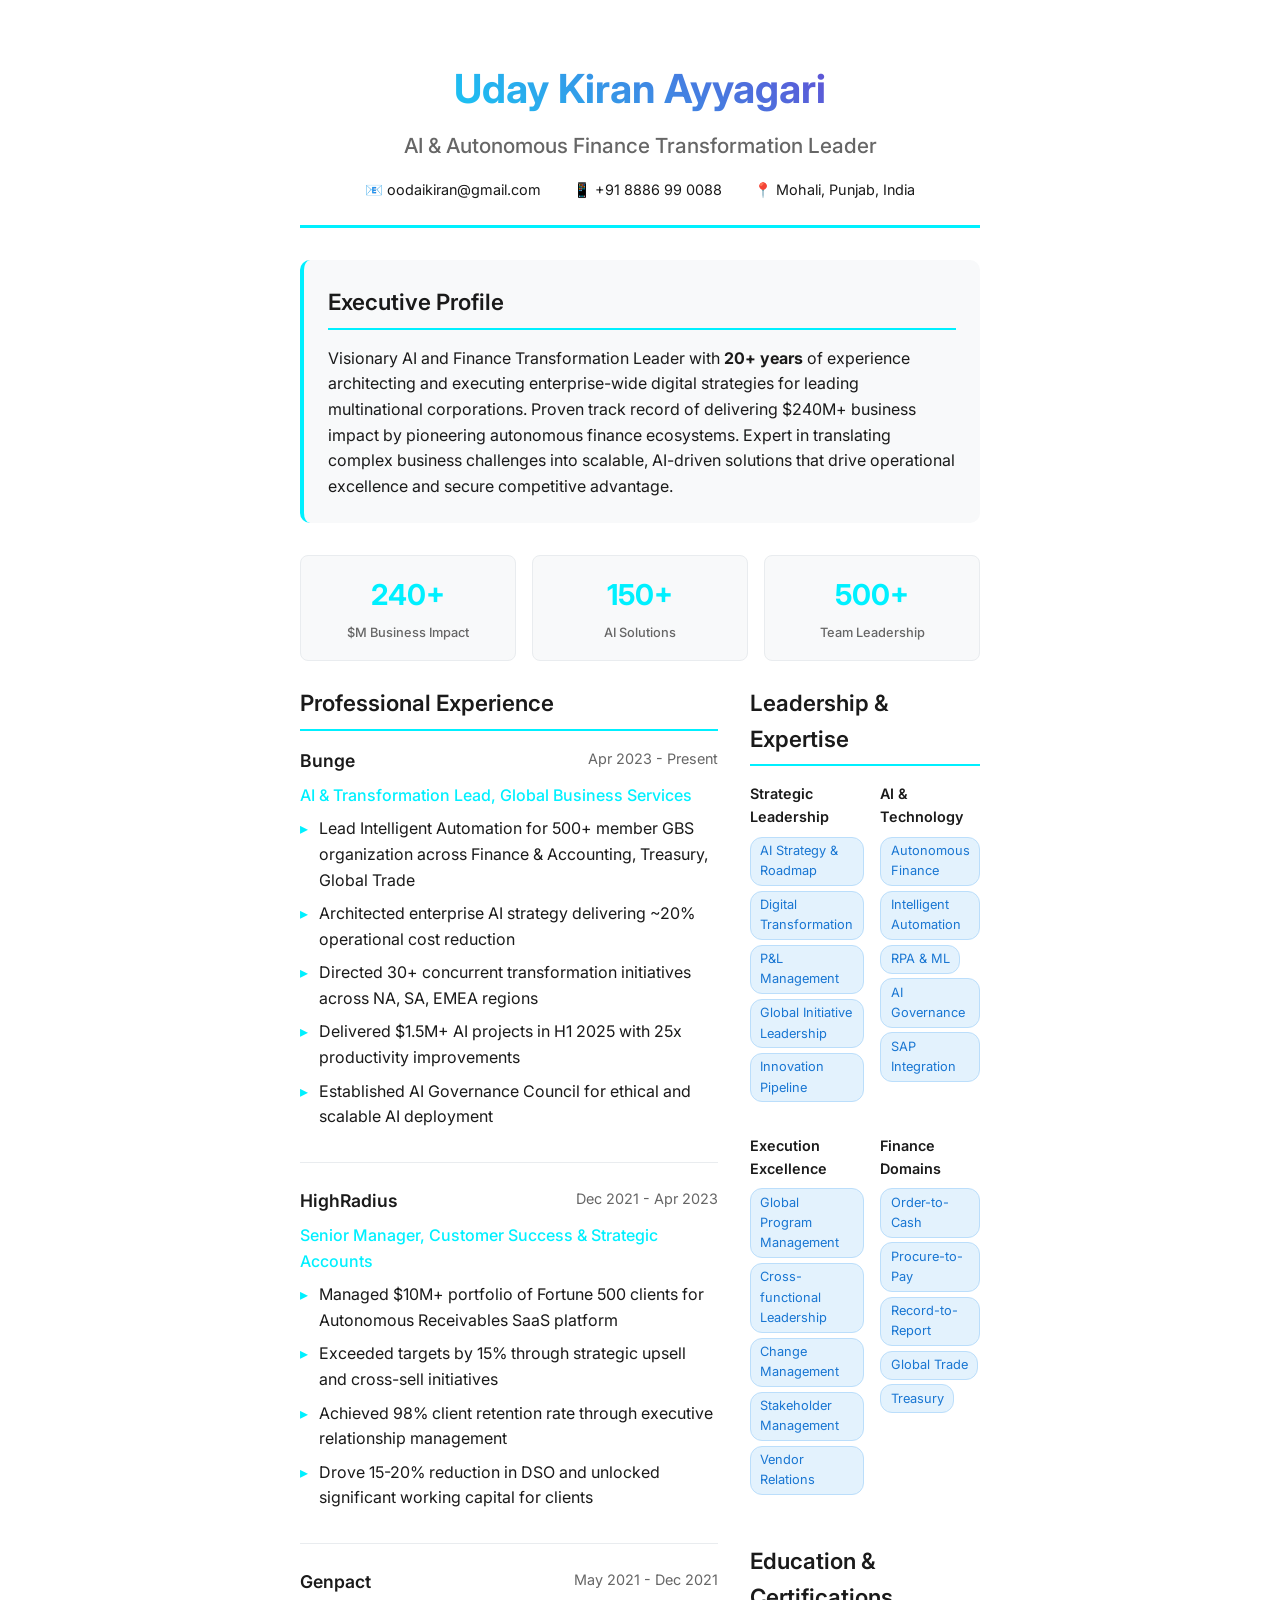
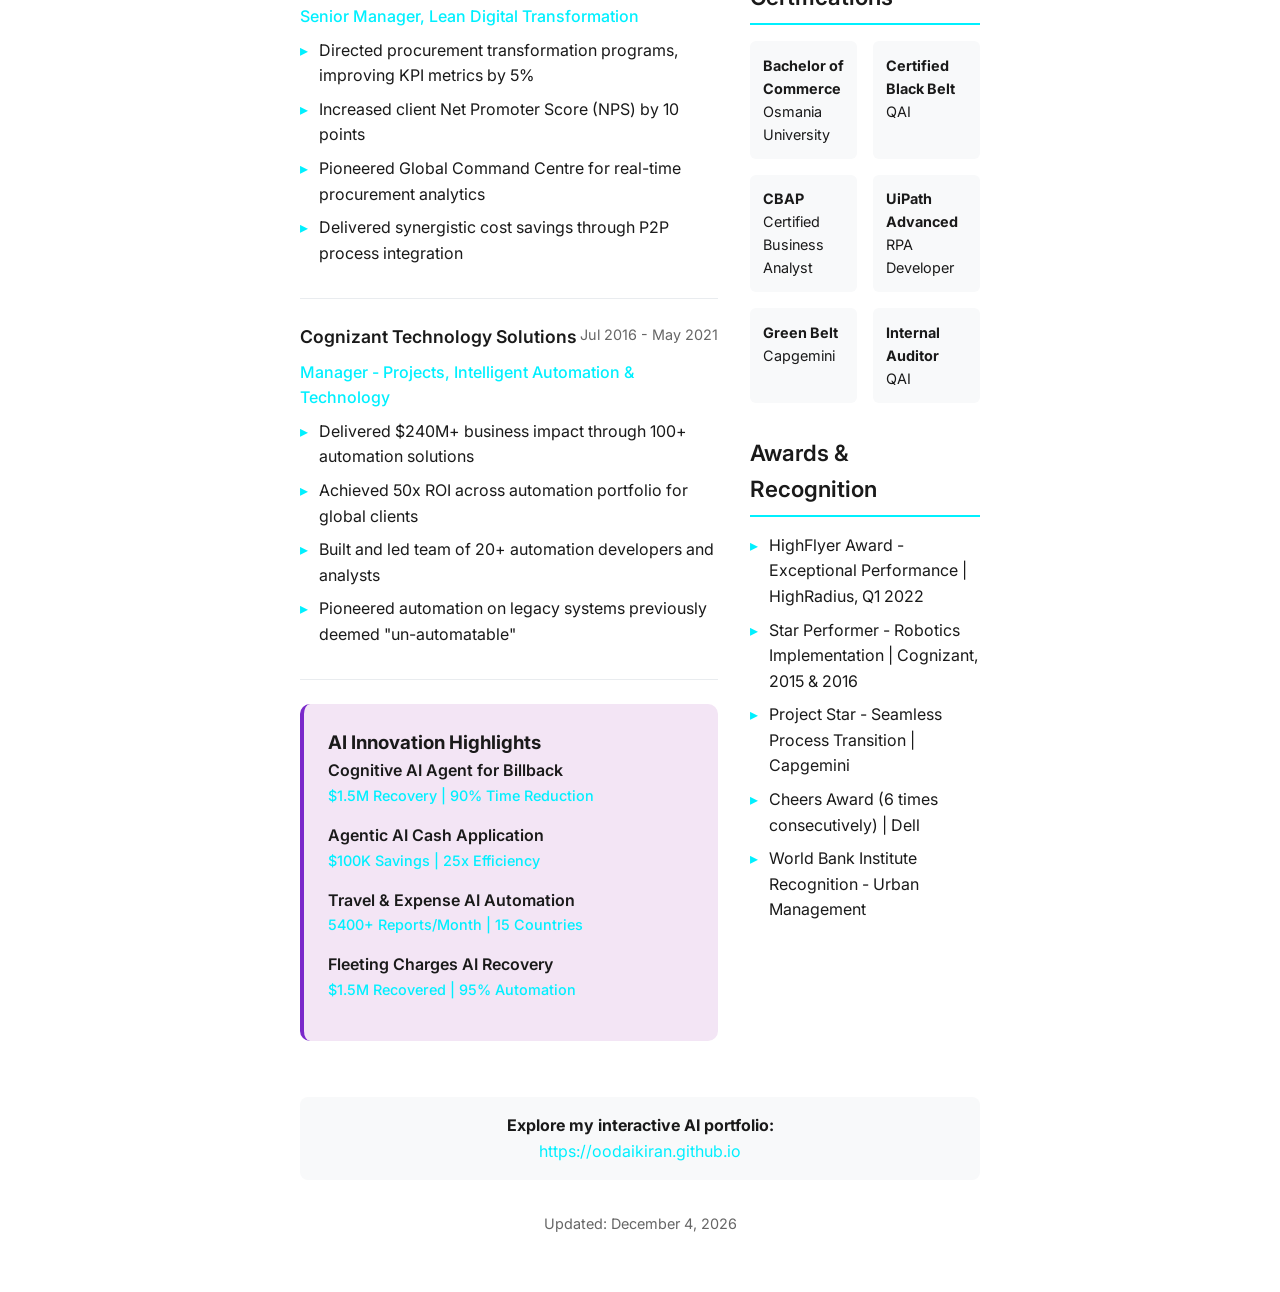
<file: resume.html>
<!DOCTYPE html>
<html lang="en">
<head>
    <meta charset="UTF-8">
    <meta name="viewport" content="width=device-width, initial-scale=1.0">
    <title>Uday Kiran Ayyagari - AI Transformation Leader</title>
    <style>
        /* PDF Optimized Styles */
        @import url('https://fonts.googleapis.com/css2?family=Inter:wght@300;400;500;600;700&display=swap');
        
        * {
            margin: 0;
            padding: 0;
            box-sizing: border-box;
        }
        
        body {
            font-family: 'Inter', sans-serif;
            line-height: 1.6;
            color: #1a1a1a;
            background: #ffffff;
            max-width: 210mm;
            margin: 0 auto;
            padding: 15mm;
        }
        
        .resume-header {
            text-align: center;
            margin-bottom: 2rem;
            padding-bottom: 1.5rem;
            border-bottom: 3px solid #00f0ff;
        }
        
        .name {
            font-size: 2.5rem;
            font-weight: 700;
            background: linear-gradient(45deg, #00f0ff, #7928ca);
            -webkit-background-clip: text;
            -webkit-text-fill-color: transparent;
            margin-bottom: 0.5rem;
        }
        
        .title {
            font-size: 1.3rem;
            color: #666;
            font-weight: 500;
            margin-bottom: 1rem;
        }
        
        .contact-info {
            display: flex;
            justify-content: center;
            gap: 2rem;
            flex-wrap: wrap;
            font-size: 0.9rem;
        }
        
        .contact-item {
            display: flex;
            align-items: center;
            gap: 0.5rem;
        }
        
        .executive-summary {
            background: #f8f9fa;
            padding: 1.5rem;
            border-radius: 10px;
            margin-bottom: 2rem;
            border-left: 4px solid #00f0ff;
        }
        
        .section-title {
            font-size: 1.4rem;
            font-weight: 600;
            color: #1a1a1a;
            margin-bottom: 1rem;
            padding-bottom: 0.5rem;
            border-bottom: 2px solid #00f0ff;
        }
        
        .metrics-grid {
            display: grid;
            grid-template-columns: repeat(3, 1fr);
            gap: 1rem;
            margin: 1.5rem 0;
        }
        
        .metric-card {
            text-align: center;
            padding: 1rem;
            background: #f8f9fa;
            border-radius: 8px;
            border: 1px solid #e9ecef;
        }
        
        .metric-value {
            font-size: 1.8rem;
            font-weight: 700;
            color: #00f0ff;
            margin-bottom: 0.3rem;
        }
        
        .metric-label {
            font-size: 0.8rem;
            color: #666;
            font-weight: 500;
        }
        
        .experience-item {
            margin-bottom: 1.5rem;
            padding-bottom: 1.5rem;
            border-bottom: 1px solid #e9ecef;
        }
        
        .company-header {
            display: flex;
            justify-content: space-between;
            align-items: flex-start;
            margin-bottom: 0.5rem;
        }
        
        .company-name {
            font-weight: 600;
            color: #1a1a1a;
            font-size: 1.1rem;
        }
        
        .company-period {
            color: #666;
            font-size: 0.9rem;
        }
        
        .role-title {
            font-weight: 500;
            color: #00f0ff;
            margin-bottom: 0.5rem;
        }
        
        .achievements {
            list-style: none;
            padding-left: 0;
        }
        
        .achievements li {
            margin-bottom: 0.5rem;
            padding-left: 1.2rem;
            position: relative;
        }
        
        .achievements li:before {
            content: "▸";
            color: #00f0ff;
            position: absolute;
            left: 0;
        }
        
        .two-column {
            display: grid;
            grid-template-columns: 2fr 1fr;
            gap: 2rem;
            margin-top: 1rem;
        }
        
        .skills-grid {
            display: grid;
            grid-template-columns: repeat(2, 1fr);
            gap: 1rem;
        }
        
        .skill-category {
            margin-bottom: 1rem;
        }
        
        .skill-category h4 {
            font-size: 0.9rem;
            font-weight: 600;
            color: #1a1a1a;
            margin-bottom: 0.5rem;
        }
        
        .skill-tags {
            display: flex;
            flex-wrap: wrap;
            gap: 0.3rem;
        }
        
        .skill-tag {
            background: #e3f2fd;
            color: #1976d2;
            padding: 0.2rem 0.6rem;
            border-radius: 12px;
            font-size: 0.8rem;
            border: 1px solid #bbdefb;
        }
        
        .project-highlights {
            background: #f3e5f5;
            padding: 1.5rem;
            border-radius: 10px;
            margin: 1.5rem 0;
            border-left: 4px solid #7928ca;
        }
        
        .project-item {
            margin-bottom: 1rem;
        }
        
        .project-name {
            font-weight: 600;
            color: #1a1a1a;
        }
        
        .project-impact {
            color: #00f0ff;
            font-weight: 500;
            font-size: 0.9rem;
        }
        
        .certifications {
            display: grid;
            grid-template-columns: repeat(2, 1fr);
            gap: 1rem;
            margin-top: 1rem;
        }
        
        .cert-item {
            padding: 0.8rem;
            background: #f8f9fa;
            border-radius: 6px;
            font-size: 0.9rem;
        }
        
        .portfolio-link {
            text-align: center;
            margin-top: 2rem;
            padding: 1rem;
            background: #f8f9fa;
            border-radius: 8px;
        }
        
        @media print {
            body {
                padding: 10mm;
                max-width: none;
            }
            
            .page-break {
                page-break-before: always;
            }
            
            .no-print {
                display: none;
            }
        }
    </style>
</head>
<body>
    <!-- Header Section -->
    <div class="resume-header">
        <h1 class="name">Uday Kiran Ayyagari</h1>
        <div class="title">AI & Autonomous Finance Transformation Leader</div>
        <div class="contact-info">
            <div class="contact-item">📧 oodaikiran@gmail.com</div>
            <div class="contact-item">📱 +91 8886 99 0088</div>
            <div class="contact-item">📍 Mohali, Punjab, India</div>
        </div>
    </div>

    <!-- Executive Summary -->
    <section class="executive-summary">
        <h2 class="section-title">Executive Profile</h2>
        <p>Visionary AI and Finance Transformation Leader with <strong>20+ years</strong> of experience architecting and executing enterprise-wide digital strategies for leading multinational corporations. Proven track record of delivering $240M+ business impact by pioneering autonomous finance ecosystems. Expert in translating complex business challenges into scalable, AI-driven solutions that drive operational excellence and secure competitive advantage.</p>
    </section>

    <!-- Key Metrics -->
    <div class="metrics-grid">
        <div class="metric-card">
            <div class="metric-value">240+</div>
            <div class="metric-label">$M Business Impact</div>
        </div>
        <div class="metric-card">
            <div class="metric-value">150+</div>
            <div class="metric-label">AI Solutions</div>
        </div>
        <div class="metric-card">
            <div class="metric-value">500+</div>
            <div class="metric-label">Team Leadership</div>
        </div>
    </div>

    <div class="two-column">
        <!-- Left Column - Experience -->
        <div class="left-column">
            <!-- Professional Experience -->
            <section>
                <h2 class="section-title">Professional Experience</h2>
                
                <div class="experience-item">
                    <div class="company-header">
                        <div class="company-name">Bunge</div>
                        <div class="company-period">Apr 2023 - Present</div>
                    </div>
                    <div class="role-title">AI & Transformation Lead, Global Business Services</div>
                    <ul class="achievements">
                        <li>Lead Intelligent Automation for 500+ member GBS organization across Finance & Accounting, Treasury, Global Trade</li>
                        <li>Architected enterprise AI strategy delivering ~20% operational cost reduction</li>
                        <li>Directed 30+ concurrent transformation initiatives across NA, SA, EMEA regions</li>
                        <li>Delivered $1.5M+ AI projects in H1 2025 with 25x productivity improvements</li>
                        <li>Established AI Governance Council for ethical and scalable AI deployment</li>
                    </ul>
                </div>
                
                <div class="experience-item">
                    <div class="company-header">
                        <div class="company-name">HighRadius</div>
                        <div class="company-period">Dec 2021 - Apr 2023</div>
                    </div>
                    <div class="role-title">Senior Manager, Customer Success & Strategic Accounts</div>
                    <ul class="achievements">
                        <li>Managed $10M+ portfolio of Fortune 500 clients for Autonomous Receivables SaaS platform</li>
                        <li>Exceeded targets by 15% through strategic upsell and cross-sell initiatives</li>
                        <li>Achieved 98% client retention rate through executive relationship management</li>
                        <li>Drove 15-20% reduction in DSO and unlocked significant working capital for clients</li>
                    </ul>
                </div>
                
                <div class="experience-item">
                    <div class="company-header">
                        <div class="company-name">Genpact</div>
                        <div class="company-period">May 2021 - Dec 2021</div>
                    </div>
                    <div class="role-title">Senior Manager, Lean Digital Transformation</div>
                    <ul class="achievements">
                        <li>Directed procurement transformation programs, improving KPI metrics by 5%</li>
                        <li>Increased client Net Promoter Score (NPS) by 10 points</li>
                        <li>Pioneered Global Command Centre for real-time procurement analytics</li>
                        <li>Delivered synergistic cost savings through P2P process integration</li>
                    </ul>
                </div>
                
                <div class="experience-item">
                    <div class="company-header">
                        <div class="company-name">Cognizant Technology Solutions</div>
                        <div class="company-period">Jul 2016 - May 2021</div>
                    </div>
                    <div class="role-title">Manager - Projects, Intelligent Automation & Technology</div>
                    <ul class="achievements">
                        <li>Delivered $240M+ business impact through 100+ automation solutions</li>
                        <li>Achieved 50x ROI across automation portfolio for global clients</li>
                        <li>Built and led team of 20+ automation developers and analysts</li>
                        <li>Pioneered automation on legacy systems previously deemed "un-automatable"</li>
                    </ul>
                </div>
            </section>
            
            <!-- AI Project Highlights -->
            <section class="project-highlights">
                <h3>AI Innovation Highlights</h3>
                <div class="project-item">
                    <div class="project-name">Cognitive AI Agent for Billback</div>
                    <div class="project-impact">$1.5M Recovery | 90% Time Reduction</div>
                </div>
                <div class="project-item">
                    <div class="project-name">Agentic AI Cash Application</div>
                    <div class="project-impact">$100K Savings | 25x Efficiency</div>
                </div>
                <div class="project-item">
                    <div class="project-name">Travel & Expense AI Automation</div>
                    <div class="project-impact">5400+ Reports/Month | 15 Countries</div>
                </div>
                <div class="project-item">
                    <div class="project-name">Fleeting Charges AI Recovery</div>
                    <div class="project-impact">$1.5M Recovered | 95% Automation</div>
                </div>
            </section>
        </div>
        
        <!-- Right Column - Skills & Education -->
        <div class="right-column">
            <!-- Core Competencies -->
            <section>
                <h2 class="section-title">Leadership & Expertise</h2>
                <div class="skills-grid">
                    <div class="skill-category">
                        <h4>Strategic Leadership</h4>
                        <div class="skill-tags">
                            <span class="skill-tag">AI Strategy & Roadmap</span>
                            <span class="skill-tag">Digital Transformation</span>
                            <span class="skill-tag">P&L Management</span>
                            <span class="skill-tag">Global Initiative Leadership</span>
                            <span class="skill-tag">Innovation Pipeline</span>
                        </div>
                    </div>
                    
                    <div class="skill-category">
                        <h4>AI & Technology</h4>
                        <div class="skill-tags">
                            <span class="skill-tag">Autonomous Finance</span>
                            <span class="skill-tag">Intelligent Automation</span>
                            <span class="skill-tag">RPA & ML</span>
                            <span class="skill-tag">AI Governance</span>
                            <span class="skill-tag">SAP Integration</span>
                        </div>
                    </div>
                    
                    <div class="skill-category">
                        <h4>Execution Excellence</h4>
                        <div class="skill-tags">
                            <span class="skill-tag">Global Program Management</span>
                            <span class="skill-tag">Cross-functional Leadership</span>
                            <span class="skill-tag">Change Management</span>
                            <span class="skill-tag">Stakeholder Management</span>
                            <span class="skill-tag">Vendor Relations</span>
                        </div>
                    </div>
                    
                    <div class="skill-category">
                        <h4>Finance Domains</h4>
                        <div class="skill-tags">
                            <span class="skill-tag">Order-to-Cash</span>
                            <span class="skill-tag">Procure-to-Pay</span>
                            <span class="skill-tag">Record-to-Report</span>
                            <span class="skill-tag">Global Trade</span>
                            <span class="skill-tag">Treasury</span>
                        </div>
                    </div>
                </div>
            </section>
            
            <!-- Education & Certifications -->
            <section style="margin-top: 2rem;">
                <h2 class="section-title">Education & Certifications</h2>
                <div class="certifications">
                    <div class="cert-item">
                        <strong>Bachelor of Commerce</strong><br>
                        Osmania University
                    </div>
                    <div class="cert-item">
                        <strong>Certified Black Belt</strong><br>
                        QAI
                    </div>
                    <div class="cert-item">
                        <strong>CBAP</strong><br>
                        Certified Business Analyst
                    </div>
                    <div class="cert-item">
                        <strong>UiPath Advanced</strong><br>
                        RPA Developer
                    </div>
                    <div class="cert-item">
                        <strong>Green Belt</strong><br>
                        Capgemini
                    </div>
                    <div class="cert-item">
                        <strong>Internal Auditor</strong><br>
                        QAI
                    </div>
                </div>
            </section>
            
            <!-- Awards & Recognition -->
            <section style="margin-top: 2rem;">
                <h2 class="section-title">Awards & Recognition</h2>
                <ul class="achievements">
                    <li>HighFlyer Award - Exceptional Performance | HighRadius, Q1 2022</li>
                    <li>Star Performer - Robotics Implementation | Cognizant, 2015 & 2016</li>
                    <li>Project Star - Seamless Process Transition | Capgemini</li>
                    <li>Cheers Award (6 times consecutively) | Dell</li>
                    <li>World Bank Institute Recognition - Urban Management</li>
                </ul>
            </section>
        </div>
    </div>
    
    <!-- Portfolio Reference -->
    <div class="portfolio-link">
        <strong>Explore my interactive AI portfolio:</strong><br>
        <span style="color: #00f0ff;">https://oodaikiran.github.io</span>
    </div>

    <div style="text-align: center; margin-top: 2rem; color: #666; font-size: 0.9rem;">
        Updated: <span id="currentDate"></span>
    </div>

    <script>
        // Add current date to the resume
        document.addEventListener('DOMContentLoaded', function() {
            const currentDate = new Date().toLocaleDateString('en-US', {
                year: 'numeric',
                month: 'long',
                day: 'numeric'
            });
            document.getElementById('currentDate').textContent = currentDate;
            
            // Auto-print when opened (optional)
            // window.print();
        });
    </script>
</body>
</html>
</file>
